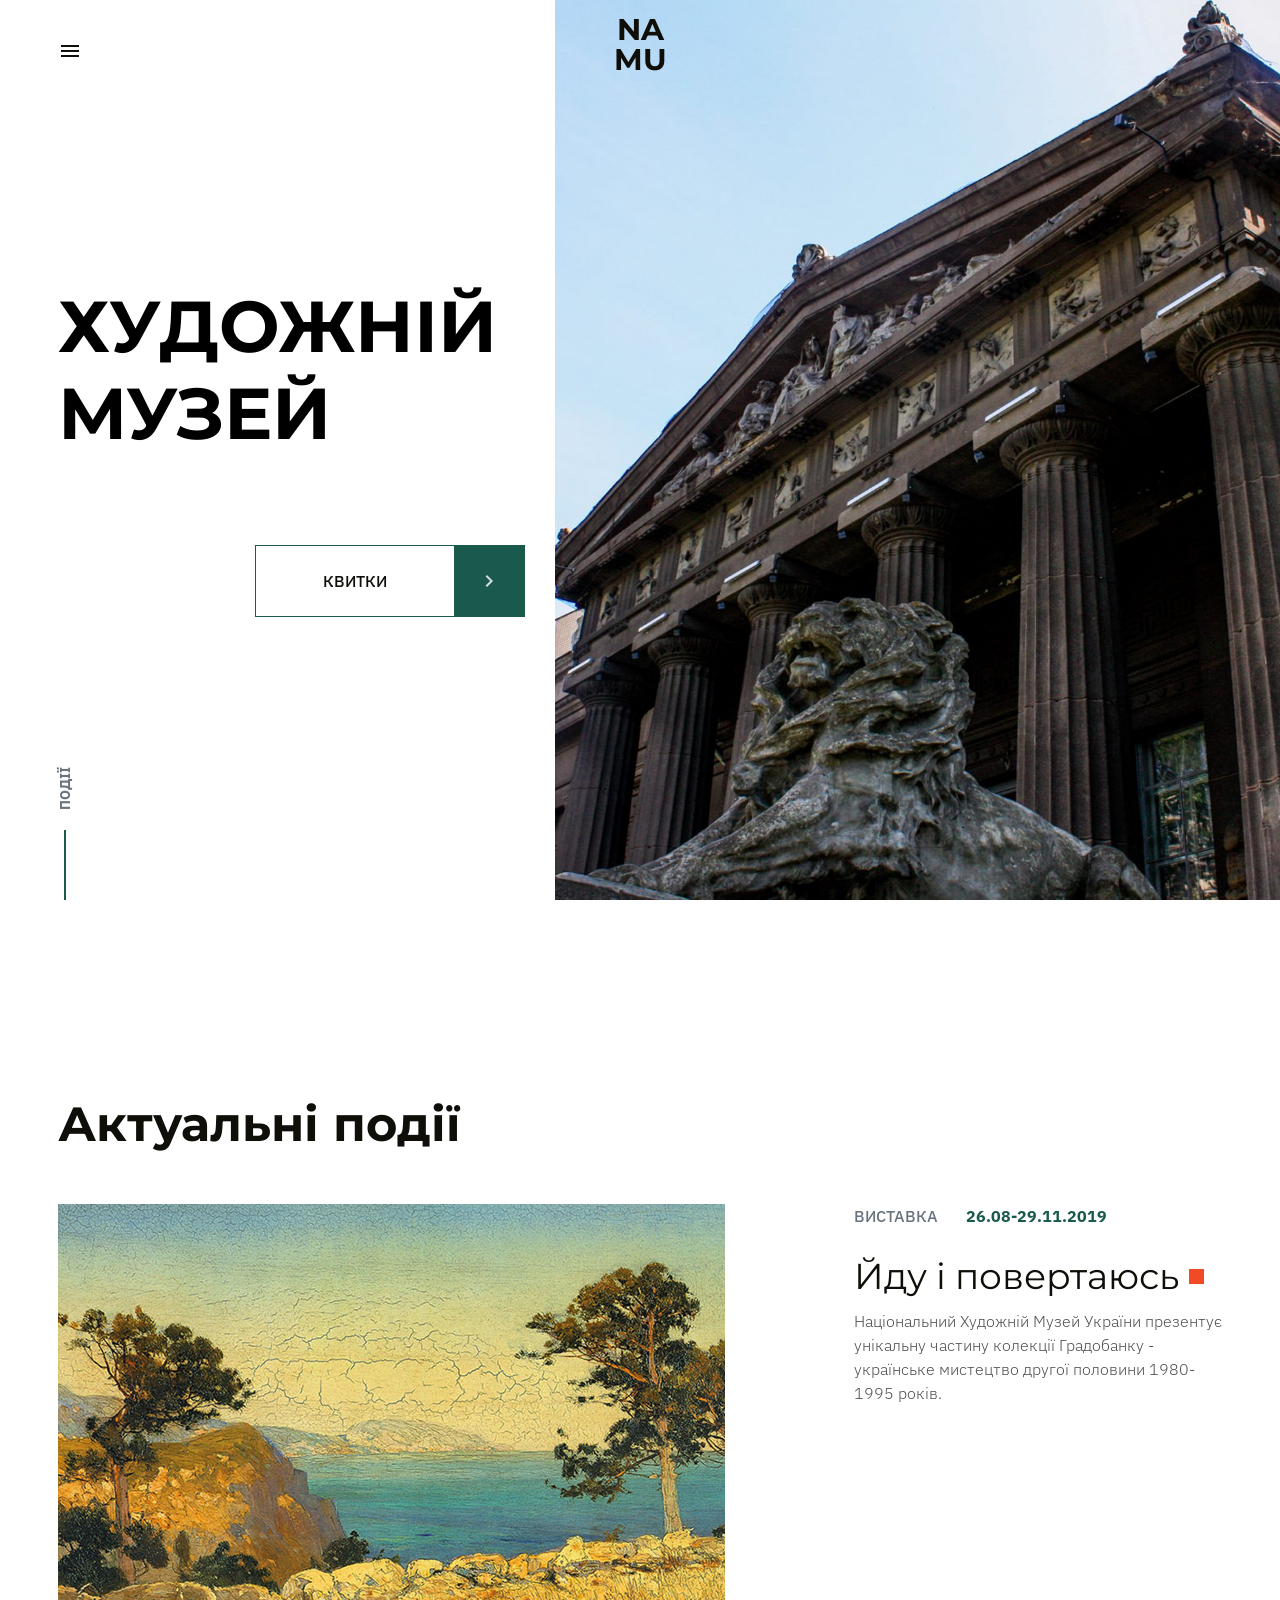
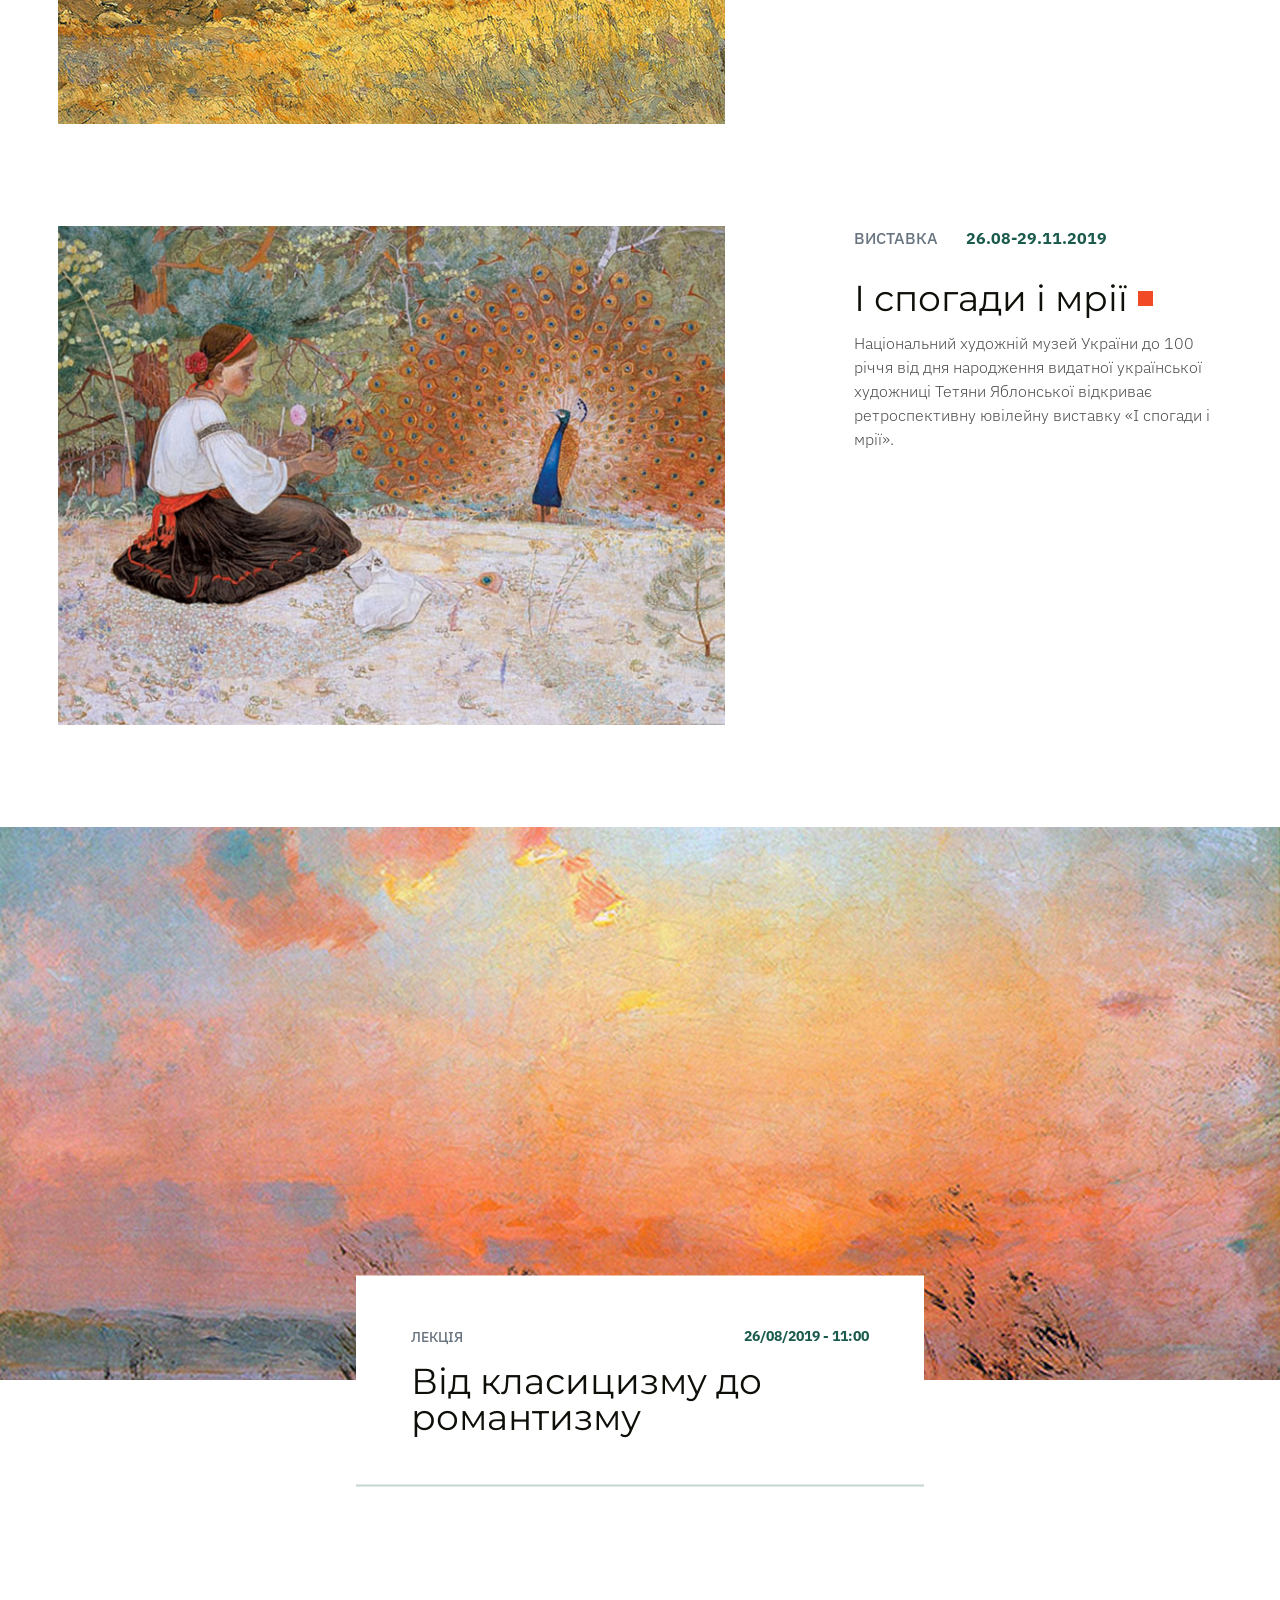
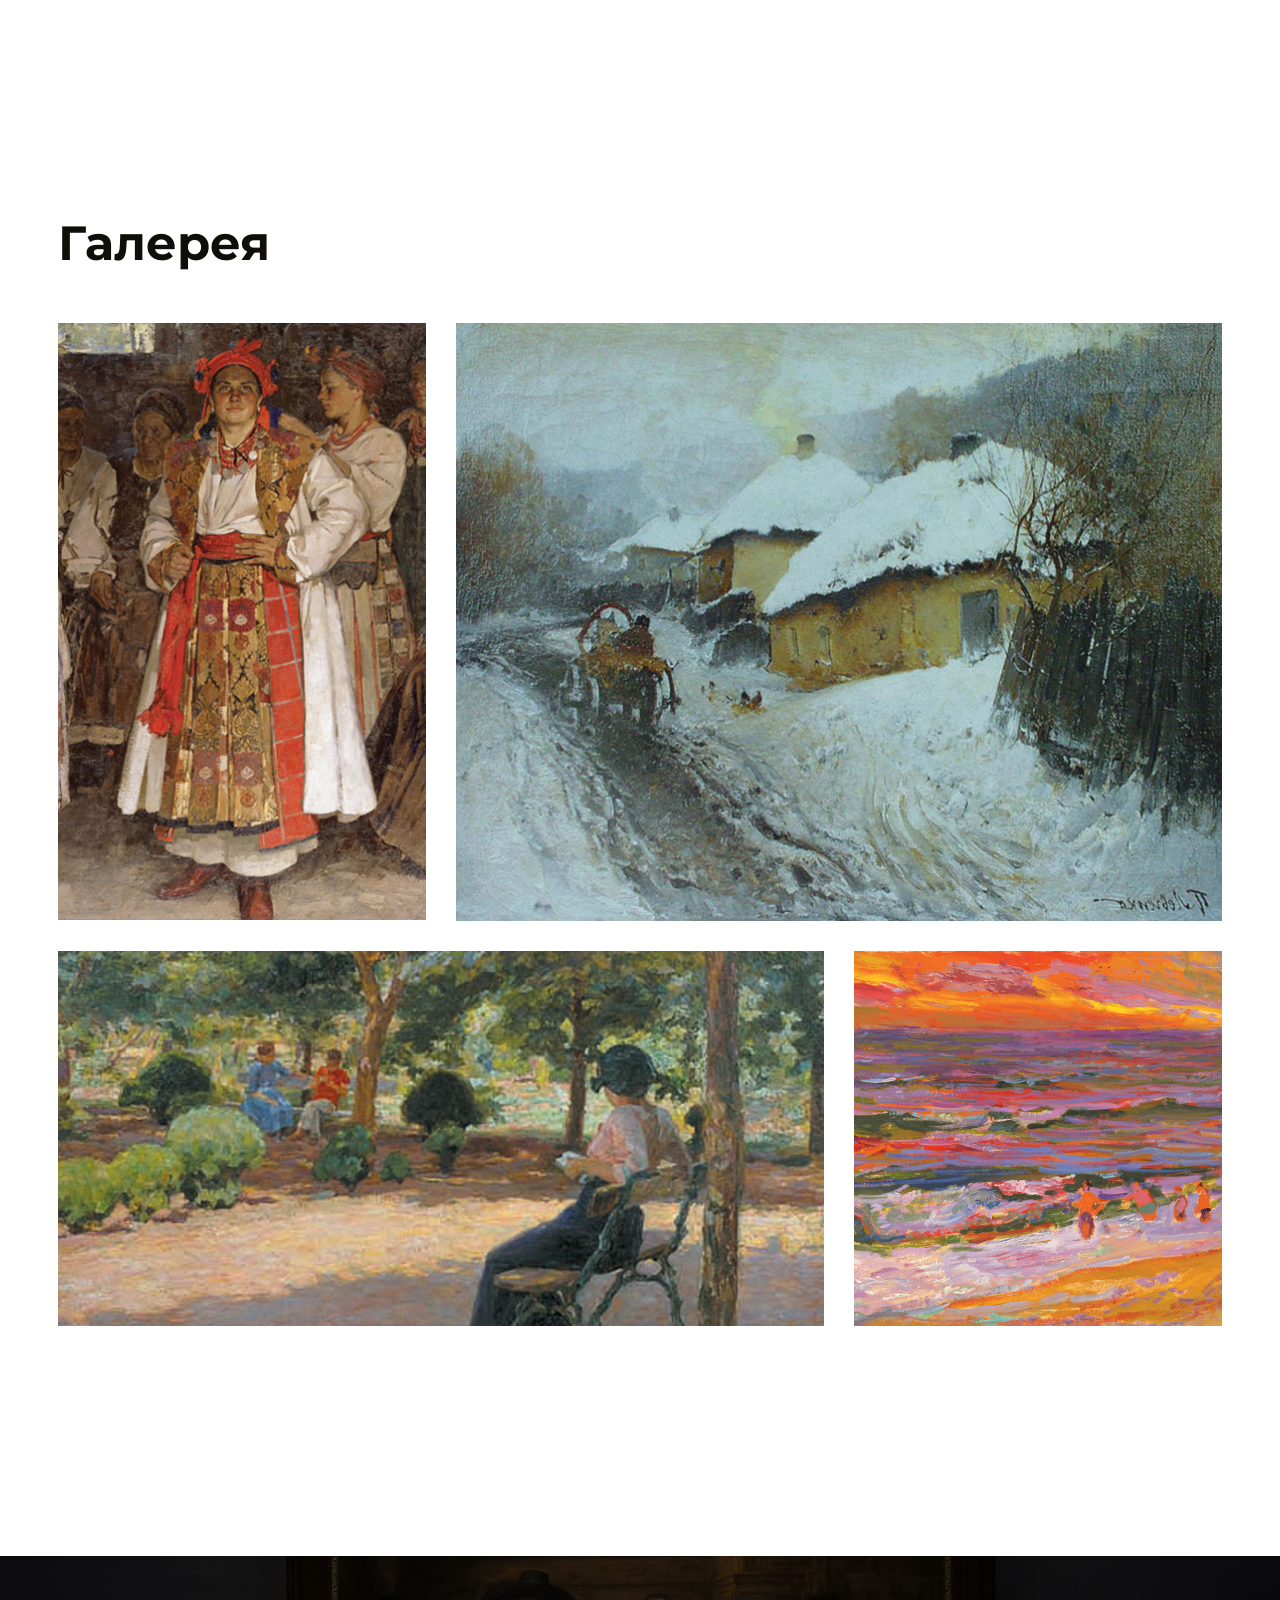
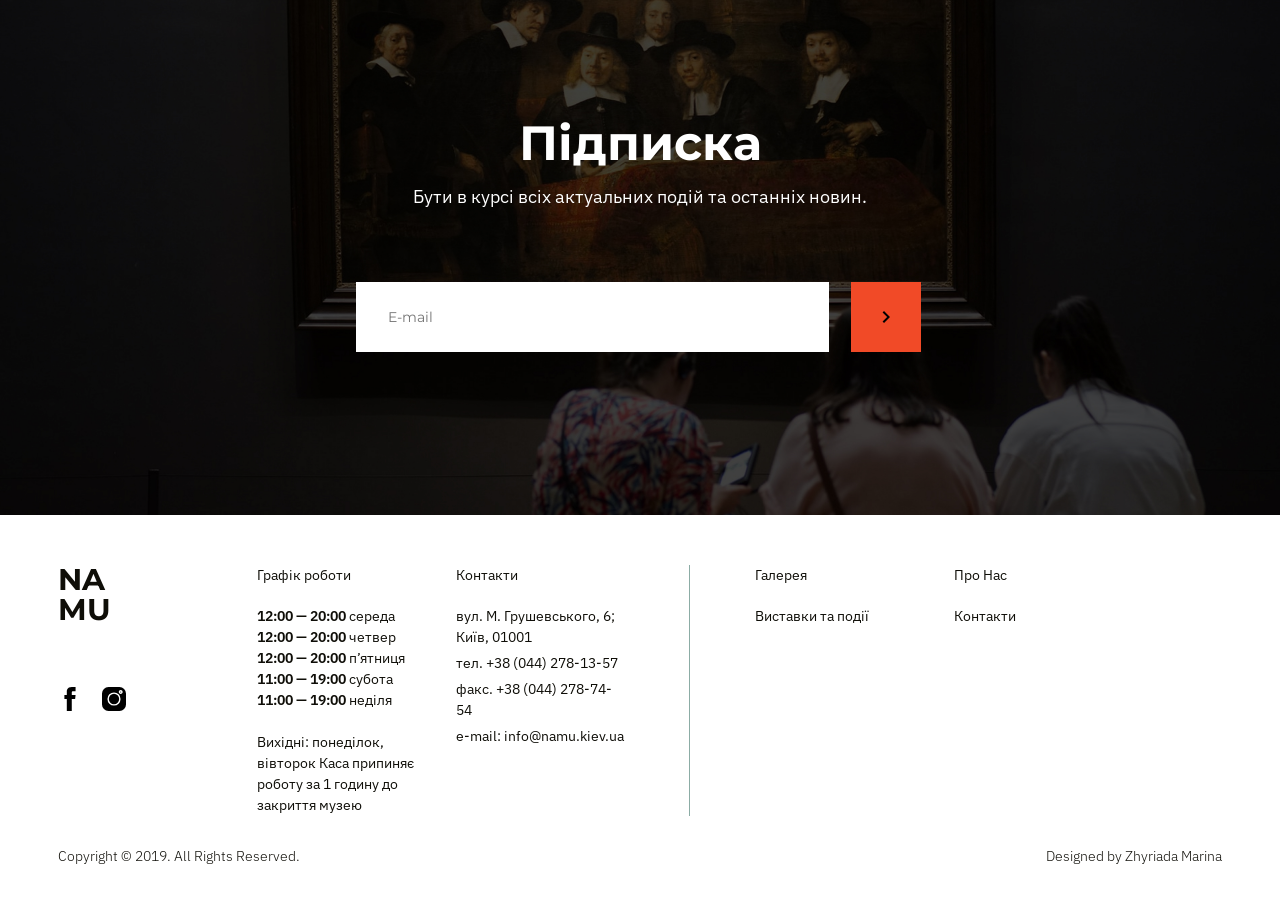
<file: index.html>
<!doctype html><html lang="en"><head><meta charset="utf-8"><meta name="viewport" content="width=device-width, initial-scale=1.0"><title>НАМУ</title><link rel="stylesheet" href="index.312e9995.css"><link rel="icon" href="favicon.1c405f6c.svg"><script src="index.fa81c37a.js" defer></script><script src="index.5c0fada6.js" defer nomodule></script></head><body class="page"> <header class="header"> <div class="header__content"> <div class="header__block-left"> <div class="header__open-menu-button"></div> <h1 class="header__title">Художній музей</h1> <a href="#" class="button events-link header__button" onclick="event.preventDefault();"> <div class="button__text"> Квитки </div> <div class="button__square"></div> </a> <div class="header__slider"> <a href="#" class="events-link header__slider-text" onclick="event.preventDefault();"> Події </a> </div> </div> <div class="header__logo"> <a href="#" class="header__logo-link logo-link" onclick="event.preventDefault();"> NA<br>MU </a> </div> <div class="header__block-right"> <img src="header-image.84e9b821.jpg" alt="Namu Museum" class="header__big-image"> </div> </div> </header> <nav class="navigation"> <div class="navigation__container"> <div class="navigation__content"> <div class="navigation__first-row"> <div class="navigation__close-menu-button"></div> <ul class="navigation__list"> <li class="navigation__item"> <a href="#" class="gallery-link navigation__link" onclick="event.preventDefault();"> Галерея </a> </li> <li class="navigation__item"> <a href="#" class="about-link navigation__link" onclick="event.preventDefault();"> Про нас </a> </li> <li class="navigation__item"> <a href="#" class="events-link navigation__link" onclick="event.preventDefault();"> Виставки та події </a> </li> <li class="navigation__item"> <a href="#" class="contacts-link navigation__link" onclick="event.preventDefault();"> Контакти </a> </li> </ul> </div> <div class="navigation__separator"></div> <div class="navigation__second-row"> <div class="navigation__schedule schedule"> <div class="schedule__title">Графік роботи</div> <div class="schedule__working-hours"> <ul class="schedule__week"> <li class="schedule__day"><span class="schedule__bold">12:00 — 20:00</span> середа</li> <li class="schedule__day"><span class="schedule__bold">12:00 — 20:00</span> четвер</li> <li class="schedule__day"><span class="schedule__bold">12:00 — 20:00</span> п'ятниця</li> <li class="schedule__day"><span class="schedule__bold">11:00 — 19:00</span> субота</li> <li class="schedule__day"><span class="schedule__bold">11:00 — 19:00</span> неділя</li> </ul> <div class="schedule__weekends"> <span>Вихідні:</span> понеділок, вівторок Каса припиняє роботу за 1 годину до закриття музею </div> </div> </div> </div> </div> </div> </nav> <div class="blackout"></div> <main class="main"> <div class="main__content"> <section class="events-section section"> <h2 class="events-section__title section__title">Актуальні події</h2> <div class="events-section__articles"> <article class="events-section__exhibition exhibition"> <div class="exhibition__image-container"> <img src="image_1.4e47d396.jpg" alt="Йду і повертаюсь" class="exhibition__image"> </div> <div class="exhibition__info"> <div class="exhibition__first-row"> <p class="exhibition__type">Виставка</p> <p class="exhibition__date">26.08-29.11.2019</p> </div> <div class="exhibition__second-row"> <h3 class="exhibition__title exhibition__title--live">Йду і повертаюсь</h3> <p class="exhibition__text">Національний Художній Музей України презентує унікальну частину колекції Градобанку - українське мистецтво другої половини 1980-1995 років.</p> </div> </div> </article> <article class="events-section__exhibition exhibition"> <div class="exhibition__image-container"> <img src="image_2.0ba78417.jpg" alt="І спогади і мрії" class="exhibition__image"> </div> <div class="exhibition__info"> <div class="exhibition__first-row"> <p class="exhibition__type">Виставка</p> <p class="exhibition__date">26.08-29.11.2019</p> </div> <div class="exhibition__second-row"> <h3 class="exhibition__title exhibition__title--live">І спогади і мрії</h3> <p class="exhibition__text">Національний художній музей України до 100 річчя від дня народження видатної української художниці Тетяни Яблонської відкриває ретроспективну ювілейну виставку «І спогади і мрії».</p> </div> </div> </article> <article class="events-section__lecture lecture"> <div class="lecture__image-container"> <img src="image_3.6ed4b9e4.jpg" alt="Від класицизму до романтизму" class="lecture__image"> </div> <div class="lecture__info-block"> <div class="lecture__info"> <p class="lecture__type">ЛЕКЦІЯ</p> <p class="lecture__date">26/08/2019 - 11:00</p> </div> <h3 class="lecture__title">Від класицизму до романтизму</h3> </div> </article> </div> </section> <section class="gallery-section section"> <h2 class="gallery-section__title section__title">Галерея</h2> <div class="gallery gallery-section__gallery"> <div class="gallery__track"> <ul class="gallery__list"> <li class="gallery__item gallery__item--1 gallery__item--tall gallery__item--thin"> <img src="image_4.99b1ac88.jpg" alt="Наречена (Василь Кричевський)" class="gallery__image"> </li> <li class="gallery__item gallery__item--2 gallery__item--wide"> <img src="image_5.f2f210a7.jpg" alt="Глухомань (Петро Левченко)" class="gallery__image"> </li> <li class="gallery__item gallery__item--3 gallery__item--wide"> <img src="image_6.d738bdf6.jpg" alt="Сонячний День (Киріак Костанді)" class="gallery__image"> </li> <li class="gallery__item gallery__item--4 gallery__item--short gallery__item--thin"> <img src="image_7.941f42af.jpg" alt="На морі (Микола Глущенко)" class="gallery__image"> </li> </ul> </div> <div class="gallery__slider-position"> <div class="gallery__slider-dot gallery__slider-dot--1 gallery__slider-dot--active"></div> <div class="gallery__slider-dot gallery__slider-dot--2"></div> <div class="gallery__slider-dot gallery__slider-dot--3"></div> <div class="gallery__slider-dot gallery__slider-dot--4"></div> </div> </div> </section> <div class="follow-section section"> <div class="follow-section__content"> <div class="follow-section__info"> <h2 class="follow-section__title section__title">Підписка</h2> <p class="follow-section__sub-title">Бути в курсі всіх актуальних подій та останніх новин.</p> </div> <form action="#" class="follow-section__form" method="post" onsubmit="this.reset(); return false;"> <input type="email" name="email" class="follow-section__input" placeholder="E-mail" required> <button type="submit" name="submit" class="follow-section__button"> </button> </form> </div> </div> </div> </main> <footer class="footer"> <div class="footer__content"> <div class="footer__logo-and-socials"> <div class="footer__logo"> <a href="#" class="footer__logo-link logo-link" onclick="event.preventDefault();"> NA<br>MU </a> </div> <div class="footer__socials"> <a href="https://www.facebook.com/namu.museum" target="_blank" class="footer__social-link footer__social-link--facebook"></a> <a href="https://www.instagram.com/namu.museum/" target="_blank" class="footer__social-link footer__social-link--instagram"></a> </div> </div> <div class="footer__schedule"> <p class="footer__plain-text">Графік роботи</p> <p class="footer__plain-text"> <span class="footer__bold-text">12:00 — 20:00</span> середа<br> <span class="footer__bold-text">12:00 — 20:00</span> четвер<br> <span class="footer__bold-text">12:00 — 20:00</span> п’ятниця<br> <span class="footer__bold-text">11:00 — 19:00</span> субота<br> <span class="footer__bold-text">11:00 — 19:00</span> неділя<br> <br> Вихідні: понеділок, вівторок Каса припиняє роботу за 1 годину до закриття музею </p> </div> <div class="footer__contacts"> <p class="footer__plain-text">Контакти</p> <div class="footer__contacts-links"> <a href="https://maps.app.goo.gl/NhHYot6gBKNBHNJf9" target="_blank" class="footer__plain-text"> вул. М. Грушевського, 6; Київ, 01001 </a> <a href="tel:+380442781357" class="footer__plain-text"> тел. +38 (044) 278-13-57 </a> <a href="fax:+380442787454" class="footer__plain-text"> факс. +38 (044) 278-74-54 </a> <a href="mailto:info@namu.kiev.ua" class="footer__plain-text"> e-mail: info@namu.kiev.ua </a> </div> </div> <button class="footer__top-button"></button> <div class="footer__separator"></div> <div class="footer__links"> <div class="footer__links-column"> <a href="#" class="footer__plain-text gallery-link" onclick="event.preventDefault();"> Галерея </a> <a href="#" class="events-link footer__plain-text" onclick="event.preventDefault();"> Виставки та події </a> </div> <div class="footer__links-column"> <a href="#" class="about-link footer__plain-text" onclick="event.preventDefault();"> Про Нас </a> <a href="#" class="contacts-link footer__plain-text" onclick="event.preventDefault();"> Контакти </a> </div> </div> <div class="footer__copyright"> <p class="footer__plain-text"> <span class="footer__light-text">Copyright © 2019. All Rights Reserved.</span> </p> <p class="footer__plain-text"> <span class="footer__light-text">Designed by Zhyriada Marina</span> </p> </div> </div> </footer> </body></html>
</file>
<file: index.312e9995.css>
@import "https://fonts.googleapis.com/css2?family=Montserrat:wght@400;700&display=swap";@import "https://fonts.googleapis.com/css2?family=IBM+Plex+Sans:wght@300;400;500;600;700&display=swap";*,:before,:after{box-sizing:border-box}html,body,div,span,object,iframe,figure,h1,h2,h3,h4,h5,h6,p,blockquote,pre,a,code,em,img,small,strike,strong,sub,sup,tt,b,u,i,ol,ul,li,fieldset,form,label,table,caption,tbody,tfoot,thead,tr,th,td,main,canvas,embed,footer,header,nav,section,video{font:inherit;-webkit-font-smoothing:antialiased;-webkit-text-size-adjust:none;-moz-text-size-adjust:none;-ms-text-size-adjust:none;text-size-adjust:none;text-rendering:optimizeLegibility;vertical-align:baseline;border:0;margin:0;padding:0;font-size:100%}footer,header,nav,section,main{display:block}body{line-height:1}ol,ul{list-style:none}blockquote,q{quotes:none}blockquote:before,blockquote:after,q:before,q:after{content:"";content:none}table{border-spacing:0;border-collapse:collapse}input{-webkit-appearance:none;border-radius:0}h1{font-family:Roboto,sans-serif;font-weight:400}html{font-size:16px}:root{--scroll-events-position:100px}.header__content{grid-template-columns:.2fr repeat(2,1fr) .2fr;gap:20px;display:grid}@media (min-width:768px){.header__content{grid-template-columns:.4fr repeat(6,1fr) .4fr;gap:20px}}@media (min-width:1280px){.header__content{grid-template-columns:.4fr repeat(12,1fr) .4fr;gap:30px}}.header__open-menu-button{cursor:pointer;z-index:1;background-image:url(open-menu.d4b7c3e0.svg);background-position:50%;background-size:cover;width:24px;height:24px;position:absolute;top:27px}@media (min-width:768px){.header__open-menu-button{top:39px}}.header__block-left{-ms-flex-direction:column;flex-direction:column;grid-column:2/4;-ms-flex-item-align:center;align-self:center;gap:20px;display:-ms-flexbox;display:flex}@media (min-width:768px){.header__block-left{grid-column:2/5;gap:38px}}@media (min-width:1280px){.header__block-left{grid-column:2/7;gap:89px}}.header__title{text-align:center;text-transform:uppercase;-ms-flex-item-align:center;align-self:center;font-family:Montserrat,sans-serif;font-size:2.8rem;font-weight:700}@media (min-width:768px){.header__title{text-align:left;-ms-flex-item-align:start;align-self:flex-start;font-size:3.38rem;line-height:120%}}@media (min-width:1280px){.header__title{font-size:4.5rem}}.header__button{-ms-flex-item-align:center;align-self:center;width:100%}@media (min-width:768px){.header__button{-ms-flex-item-align:end;align-self:flex-end;width:270px}}.header__block-right{z-index:-1;grid-area:1/1/auto/-1;width:100%}@media (min-width:768px){.header__block-right{grid-column:5/-1}}@media (min-width:1280px){.header__block-right{grid-column:7/-1}}.header__big-image{pointer-events:none;-webkit-user-select:none;-ms-user-select:none;user-select:none;object-fit:cover;object-position:bottom;width:100%;height:50vh;display:block}@media (min-width:768px){.header__big-image{height:100vh}}.header__logo{grid-area:1/1/auto/-1;-ms-flex-pack:center;justify-content:center;-ms-flex-align:center;align-items:center;height:min-content;margin-top:9px;display:-ms-flexbox;display:flex}@media (min-width:768px){.header__logo{grid-column:5/7;margin-top:15px;font-size:2.25rem}}@media (min-width:1280px){.header__logo{grid-column:7/9}}.header__slider{-ms-flex-direction:column;flex-direction:column;-ms-flex-align:center;align-items:center;gap:20px;display:none;position:absolute;bottom:0}.header__slider:after{content:"";height:calc(var(--scroll-events-position)*.7);background:#1a5a4c;width:2px}.header__slider:before{content:"";height:calc(70px - var(--scroll-events-position)*.7);background:#1a5a4c;width:2px}.header__slider-text{writing-mode:vertical-rl;color:#687480;text-transform:uppercase;text-orientation:mixed;font-family:IBM Plex Sans,sans-serif;font-size:14px;font-weight:700;text-decoration:none;transform:rotate(180deg)}@media (min-width:1280px){.header__slider{display:-ms-flexbox;display:flex}}.button{cursor:pointer;background:0 0;border:1px solid #1a5a4c;-ms-flex-align:center;align-items:center;padding:0;text-decoration:none;transition:all .3s;display:-ms-flexbox;display:flex}.button__text{color:#0f0e08;text-align:center;text-transform:uppercase;-ms-flex:auto;flex:auto;font-family:IBM Plex Sans,sans-serif;font-size:16px;font-weight:500}.button__square{background-color:#1a5a4c;-ms-flex-pack:center;justify-content:center;justify-self:flex-end;-ms-flex-align:center;align-items:center;width:50px;height:50px;transition:inherit;display:-ms-flexbox;display:flex}@media (min-width:768px){.button__square{width:70px;height:70px}}.button__square:after{content:"";background-image:url(arrow.2b16c202.svg);background-position:50%;background-size:cover;width:24px;height:24px}.button:hover{background:#1a5a4c}.button:hover .button__text{color:#fff}.button:hover .button__square{background-color:#fff}.navigation{z-index:101;transform-origin:top;background-color:#1a5a4c;grid-template-columns:.2fr repeat(2,1fr) .2fr;gap:20px;width:100%;height:auto;transition:all .3s;display:grid;position:fixed;top:0;transform:translateY(-100%)}@media (min-width:768px){.navigation{grid-template-columns:.4fr repeat(6,1fr) .4fr;gap:20px}}@media (min-width:1280px){.navigation{grid-template-columns:.4fr repeat(12,1fr) .4fr;gap:30px}}.navigation--visible{transform:translateY(0)}.navigation--visible+.blackout{z-index:100;opacity:.5}.navigation__container{grid-column:2/-2;height:auto;position:relative}.navigation__content{-ms-flex-direction:column;flex-direction:column;gap:24px;padding-top:27px;padding-bottom:27px;display:-ms-flexbox;display:flex}@media (min-width:768px){.navigation__content{-ms-flex-direction:row;flex-direction:row;-ms-flex-pack:justify;justify-content:space-between;-ms-flex-align:start;align-items:start;padding-top:40px;padding-bottom:40px}}.navigation__first-row{gap:28px;display:-ms-flexbox;display:flex}@media (min-width:768px){.navigation__first-row{gap:38px}}@media (min-width:1280px){.navigation__first-row{gap:102px}}.navigation__list{grid-template-columns:1fr 1fr;gap:28px;display:grid}@media (min-width:1280px){.navigation__list{gap:30px}}.navigation__link{color:#fff;-ms-flex-align:center;align-items:center;width:fit-content;font-family:IBM Plex Sans,sans-serif;font-size:16px;font-weight:500;text-decoration:none;display:-ms-flexbox;display:flex;position:relative}@media (min-width:1280px){.navigation__link{font-size:22px}}.navigation__link:after{content:"";transform-origin:0;background-color:#fff;height:1px;transition:all .3s;display:block;position:absolute;bottom:-5px;left:0;right:0;transform:scaleX(0)}.navigation__link:hover:after{transform:scaleX(1)}.navigation__separator{background-color:#fff;width:100%;height:1px}@media (min-width:768px){.navigation__separator{width:1px;height:145px}}.navigation__close-menu-button{cursor:pointer;background-image:url(close-menu.ee68a0c1.svg);background-position:50%;background-size:cover;width:24px;height:24px}.schedule{color:#fff;-ms-flex-direction:column;flex-direction:column;gap:20px;font-family:IBM Plex Sans,sans-serif;font-size:14px;font-weight:400;line-height:150%;display:-ms-flexbox;display:flex}.schedule__bold{font-weight:600}.schedule__working-hours{-ms-flex-direction:column;flex-direction:column;gap:16px;display:-ms-flexbox;display:flex}@media (min-width:768px){.schedule__working-hours{-ms-flex-direction:row;flex-direction:row;gap:38px}}.schedule__weekends{max-width:100%}@media (min-width:768px){.schedule__weekends{max-width:145px}}@media (min-width:1280px){.schedule__weekends{max-width:170px}}.section{grid-column:1/-1;grid-template-columns:subgrid;margin-top:70px;display:grid}@media (min-width:768px){.section{margin-top:92px}}@media (min-width:1280px){.section{margin-top:200px}}.section__title{color:#0f0e08;text-align:center;grid-column:2/-2;margin-bottom:40px;font-family:Montserrat,sans-serif;font-size:36px;font-weight:700}@media (min-width:768px){.section__title{text-align-last:left;margin-bottom:48px;font-size:48px}}@media (min-width:1280px){.section__title{margin-bottom:56px}}.main__content{grid-template-columns:.2fr repeat(2,1fr) .2fr;gap:20px;display:grid}@media (min-width:768px){.main__content{grid-template-columns:.4fr repeat(6,1fr) .4fr;gap:20px}}@media (min-width:1280px){.main__content{grid-template-columns:.4fr repeat(12,1fr) .4fr;gap:30px}}.gallery,.gallery__track{grid-column:1/-1;grid-template-columns:subgrid;display:grid}.gallery__list{grid-column:2/-2;grid-template-columns:subgrid;row-gap:30px;display:grid;overflow:hidden}.gallery__image{-webkit-user-select:none;-ms-user-select:none;user-select:none;object-fit:cover;-webkit-user-drag:none;width:100%;height:100%;transition:all .3s;display:block;overflow:hidden}.gallery__image:hover{transform:scale(1.1)}.gallery__item{grid-area:1/1/auto/-1;width:100%;transition:transform .8s ease-in-out;overflow:hidden}.gallery__item--1{transform:translate(0)}.gallery__item--2{transform:translate(calc(100% + 20px))}.gallery__item--3{transform:translate(calc(200% + 40px))}.gallery__item--4{transform:translate(calc(300% + 60px))}@media (min-width:768px){.gallery__item{grid-column:1/4}}@media (min-width:1280px){.gallery__item{grid-row:auto;transition:all;transform:translate(0)!important}.gallery__item--thin{grid-column:span 4}.gallery__item--wide{grid-column:span 8}.gallery__item--tall{aspect-ratio:1/1.62}.gallery__item--short{aspect-ratio:1/1.02}}.gallery__slider-position{grid-column:1/-1;justify-self:center;-ms-flex-align:center;align-items:center;gap:22px;margin-top:32px;display:-ms-flexbox;display:flex}@media (min-width:1280px){.gallery__slider-position{display:none}}.gallery__slider-dot{background-color:#e0e0e0;border-radius:50%;width:9px;height:9px;transition:all .3s;display:block}.gallery__slider-dot--active{background-color:#1a5a4c}.logo-link{color:#0f0e08;text-align:center;text-transform:uppercase;font-family:Montserrat,sans-serif;font-size:1.88rem;font-weight:700;text-decoration:none}.footer__content{grid-template-columns:.2fr repeat(2,1fr) .2fr;gap:20px;padding-top:50px;padding-bottom:35px;display:grid}@media (min-width:768px){.footer__content{grid-template-columns:.4fr repeat(6,1fr) .4fr;gap:20px}}@media (min-width:1280px){.footer__content{grid-template-columns:.4fr repeat(12,1fr) .4fr;gap:30px}}.footer__logo-and-socials{grid-column:2/-2;-ms-flex-pack:justify;justify-content:space-between;-ms-flex-align:center;align-items:center;display:-ms-flexbox;display:flex}@media (min-width:768px){.footer__logo-and-socials{-ms-flex-direction:column;flex-direction:column;grid-column:2/3;-ms-flex-pack:start;justify-content:start;-ms-flex-align:start;align-items:start;gap:62px}}.footer__top-button{border:1px solid #1a5a4c;border-radius:50%;grid-column:3/4;-ms-flex-pack:center;justify-content:center;justify-self:end;-ms-flex-align:center;align-items:center;width:50px;height:50px;transition:all .3s;display:-ms-flexbox;display:flex}@media (min-width:768px){.footer__top-button{display:none}}.footer__top-button:after{content:"";background-image:url(uparrow.37ec0580.svg);background-position:50%;background-repeat:no-repeat;width:25px;height:25px}.footer__top-button:hover{background:#1a5a4c}.footer__top-button:hover:after{background-image:url(uparrow-white.f988725c.svg)}.footer__logo-link{text-align:left}.footer__socials{gap:20px;display:-ms-flexbox;display:flex}.footer__social-link{background-position:50%;background-size:cover;width:24px;height:24px;display:block}.footer__social-link--facebook{background-image:url(facebook.1b031ad0.svg)}.footer__social-link--instagram{background-image:url(instagram.fa9233de.svg)}.footer__schedule{-ms-flex-direction:column;flex-direction:column;grid-column:2/3;gap:20px;display:-ms-flexbox;display:flex}@media (min-width:768px){.footer__schedule{grid-column:3/5}}@media (min-width:1280px){.footer__schedule{grid-column:4/6}}.footer__contacts{-ms-flex-direction:column;flex-direction:column;grid-column:3/4;gap:20px;display:-ms-flexbox;display:flex}.footer__contacts-links{-ms-flex-direction:column;flex-direction:column;gap:5px;display:-ms-flexbox;display:flex}@media (min-width:768px){.footer__contacts{grid-column:5/7}}@media (min-width:1280px){.footer__contacts{grid-column:6/8}}.footer__separator{opacity:.5;background-color:#1a5a4c;grid-column:2/-2;height:1px}@media (min-width:768px){.footer__separator{grid-column:3/-3}}@media (min-width:1280px){.footer__separator{grid-column:8/9;justify-self:center;width:1px;height:100%}}.footer__links{grid-column:2/-2;grid-template-columns:subgrid;display:grid}.footer__links-column{-ms-flex-direction:column;flex-direction:column;grid-column:span 1;gap:20px;display:-ms-flexbox;display:flex}@media (min-width:768px){.footer__links{grid-column:3/-3}.footer__links-column{grid-column:span 2}}@media (min-width:1280px){.footer__links{grid-column:9/13}}.footer__copyright{text-align:center;-ms-flex-direction:column-reverse;flex-direction:column-reverse;grid-column:2/-2;-ms-flex-pack:center;justify-content:center;justify-self:center;-ms-flex-align:center;align-items:center;width:100%;display:-ms-flexbox;display:flex}@media (min-width:768px){.footer__copyright{-ms-flex-direction:row;flex-direction:row;-ms-flex-pack:justify;justify-content:space-between;justify-self:start}}.footer__plain-text{color:#0f0e08;width:fit-content;font-family:IBM Plex Sans,sans-serif;font-size:14px;line-height:150%;text-decoration:none}.footer__bold-text{font-weight:600}.footer__light-text{font-weight:300}.blackout{z-index:-1;opacity:0;background:#000;width:100%;height:100vh;transition:all .3s;position:fixed;top:0;bottom:0;left:0;right:0}.events-section__articles{grid-column:1/-1;grid-template-columns:subgrid;row-gap:61px;display:grid}@media (min-width:768px){.events-section__articles{grid-column:1/-1;row-gap:64px}}@media (min-width:1280px){.events-section__articles{grid-column:1/-1;row-gap:102px}}.exhibition{grid-column:1/-1;grid-template-columns:subgrid;row-gap:20px;display:grid}@media (min-width:768px){.exhibition{row-gap:40px}}.exhibition__image-container{grid-column:2/-2;overflow:hidden}@media (min-width:1280px){.exhibition__image-container{grid-column:2/9}}.exhibition__image{-webkit-user-select:none;-ms-user-select:none;user-select:none;object-fit:cover;-webkit-user-drag:none;width:100%;height:100%;transition:all .3s}.exhibition__image:hover{transform:scale(1.1)}.exhibition__info{-ms-flex-direction:column;flex-direction:column;grid-column:2/-2;gap:10px;display:-ms-flexbox;display:flex}@media (min-width:768px){.exhibition__info{gap:30px}}@media (min-width:1280px){.exhibition__info{grid-column:10/-2}}.exhibition__first-row{-ms-flex-pack:justify;justify-content:space-between;display:-ms-flexbox;display:flex}@media (min-width:768px){.exhibition__first-row{-ms-flex-pack:start;justify-content:start;gap:28px}}.exhibition__second-row{-ms-flex-direction:column;flex-direction:column;gap:9px;display:-ms-flexbox;display:flex}@media (min-width:768px){.exhibition__second-row{gap:15px}}.exhibition__type{color:#687480;text-transform:uppercase;font-family:IBM Plex Sans,sans-serif;font-size:16px;font-weight:500;line-height:150%}.exhibition__date{color:#1a5a4c;font-family:IBM Plex Sans,sans-serif;font-size:16px;font-weight:700;line-height:150%}.exhibition__title{color:#0f0e08;-ms-flex-pack:start;justify-content:start;-ms-flex-align:center;align-items:center;gap:10px;font-family:Montserrat,sans-serif;font-size:28px;display:-ms-flexbox;display:flex}@media (min-width:768px){.exhibition__title{font-size:36px}}.exhibition__title--live:after{content:"";background-color:#f14a27;min-width:10px;height:10px;display:block;top:10px}@media (min-width:768px){.exhibition__title--live:after{width:15px;height:15px}}.exhibition__text{color:#4e4e4e;font-family:IBM Plex Sans,sans-serif;font-size:16px;font-weight:300;line-height:150%}.lecture{grid-column:1/-1;grid-template-columns:subgrid;display:grid}.lecture__image-container{grid-column:1/-1;overflow:hidden}@media (min-width:768px){.lecture__image-container{grid-column:2/-2}}@media (min-width:1280px){.lecture__image-container{grid-column:1/-1}}.lecture__image{-webkit-user-select:none;-ms-user-select:none;user-select:none;object-fit:cover;object-position:center;-webkit-user-drag:none;width:100%;height:100%;transition:all .3s}.lecture__image:hover{transform:scale(1.1)}.lecture__info-block{background-color:#fff;-ms-flex-direction:column;flex-direction:column;grid-column:2/-2;gap:20px;padding-top:20px;padding-bottom:20px;display:-ms-flexbox;display:flex;transform:translateY(-50%);box-shadow:0 2px rgba(26,90,76,.25)}@media (min-width:768px){.lecture__info-block{justify-self:center;gap:16px;padding:50px 55px}}@media (min-width:1280px){.lecture__info-block{grid-column:5/11;justify-self:normal}}.lecture__info{-ms-flex-pack:distribute;justify-content:space-around;-ms-flex-align:center;align-items:center;display:-ms-flexbox;display:flex}@media (min-width:768px){.lecture__info{-ms-flex-pack:justify;justify-content:space-between}}.lecture__type{color:#687480;text-transform:uppercase;font-family:IBM Plex Sans,sans-serif;font-size:16px;font-weight:500}@media (min-width:768px){.lecture__type{font-size:14px}}.lecture__date{color:#1a5a4c;font-family:IBM Plex Sans,sans-serif;font-size:16px;font-weight:700;line-height:150%}@media (min-width:768px){.lecture__date{font-size:14px}}.lecture__title{color:#0f0e08;text-align:center;width:100%;font-family:Montserrat,sans-serif;font-size:28px}@media (min-width:768px){.lecture__title{text-align:left;font-size:36px}}.follow-section{background:url(image_8.564dea58.jpg) 50%/cover;-ms-flex-align:center;align-items:center;padding-top:88px;padding-bottom:88px}@media (min-width:768px){.follow-section{padding-top:82px;padding-bottom:82px}}@media (min-width:1280px){.follow-section{padding-top:163px;padding-bottom:163px}}.follow-section__content{grid-column:1/-1;grid-template-columns:subgrid;display:grid}.follow-section__info{-ms-flex-direction:column;flex-direction:column;grid-column:2/-2;-ms-flex-pack:center;justify-content:center;-ms-flex-align:center;align-items:center;display:-ms-flexbox;display:flex}@media (min-width:768px){.follow-section__info{grid-column:3/-3}}@media (min-width:1280px){.follow-section__info{grid-column:5/-5}}.follow-section__title{color:#fff;margin-bottom:0}.follow-section__sub-title{color:#fff;text-align:center;margin-top:22px;font-family:IBM Plex Sans,sans-serif;font-size:18px;line-height:150%}@media (min-width:768px){.follow-section__sub-title{margin-top:16px}}.follow-section__form{grid-column:2/-2;margin-top:72px;display:-ms-flexbox;display:flex}@media (min-width:768px){.follow-section__form{grid-column:3/-3;grid-template-columns:subgrid;gap:20px;display:grid}}@media (min-width:1280px){.follow-section__form{grid-column:5/-5}}.follow-section__input{color:#f14a27;background-color:#fff;border:0;width:100%;padding:0 0 0 32px;font-family:Montserrat,sans-serif;font-size:14px}@media (min-width:768px){.follow-section__input{grid-column:1/-2}}@media (min-width:1280px){.follow-section__input{grid-column:1/-2}}.follow-section__button{cursor:pointer;background:#f14a27;border:0;-ms-flex-negative:0;flex-shrink:0;grid-column:span 1;-ms-flex-pack:center;justify-content:center;justify-self:center;-ms-flex-align:center;align-items:center;width:50px;height:50px;padding:0;display:-ms-flexbox;display:flex}@media (min-width:768px){.follow-section__button{width:70px;height:70px}}.follow-section__button:after{content:"";background:url(arrow_2.39a47e0f.svg) 50% no-repeat;width:100%;height:100%;display:block}body{background-color:#fff}
/*# sourceMappingURL=index.312e9995.css.map */
</file>
